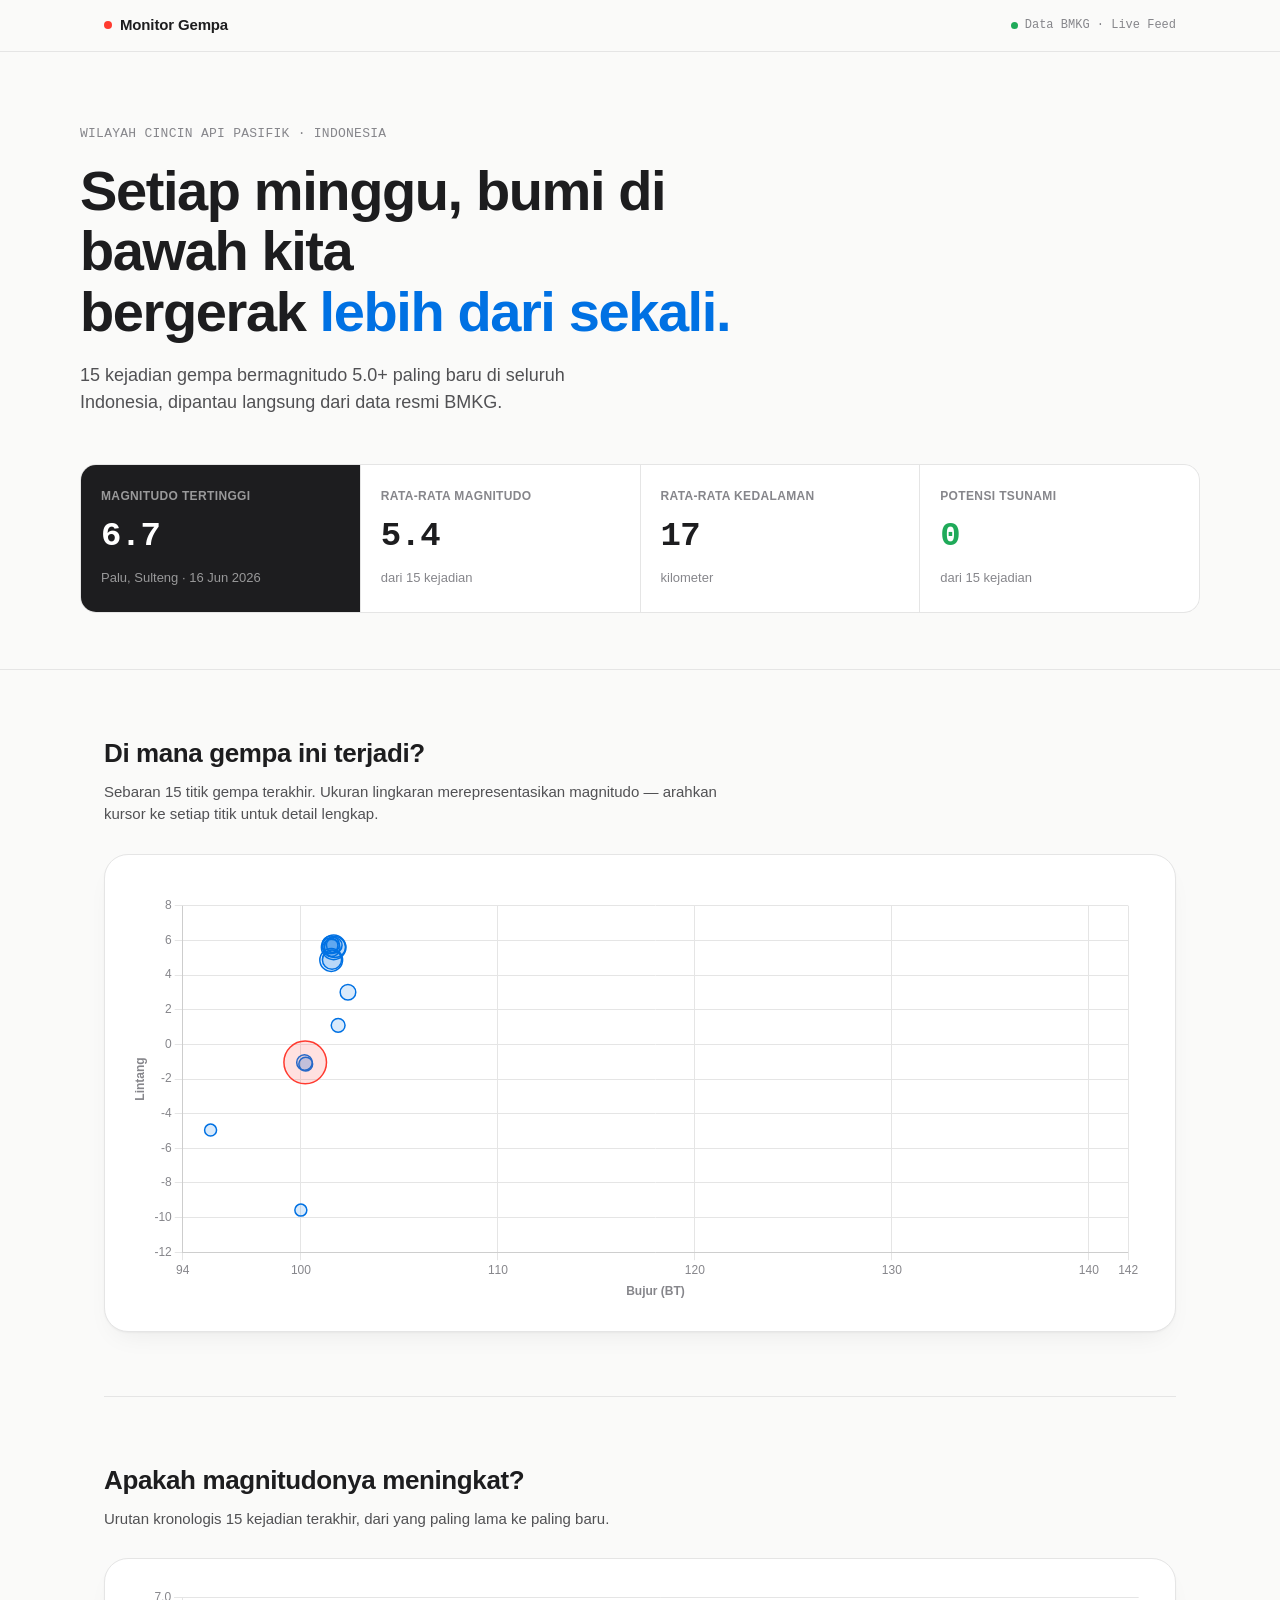
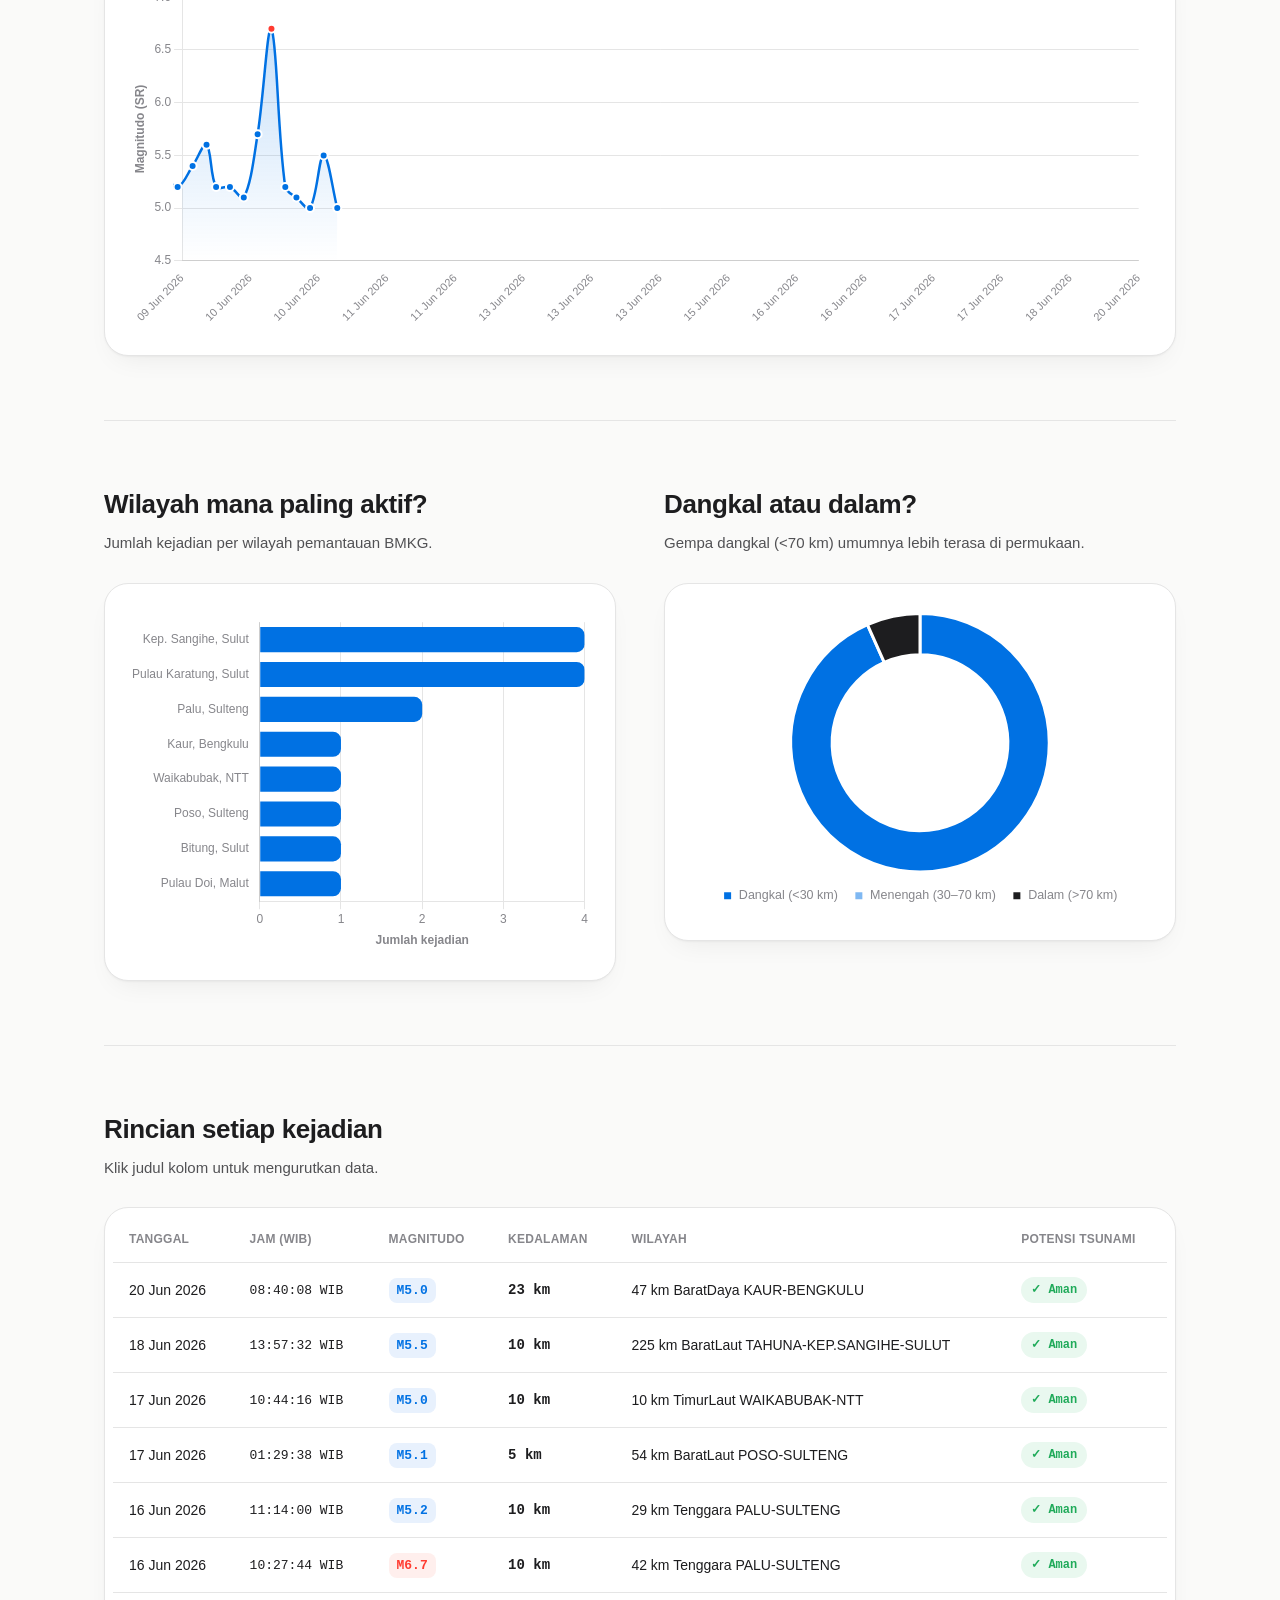
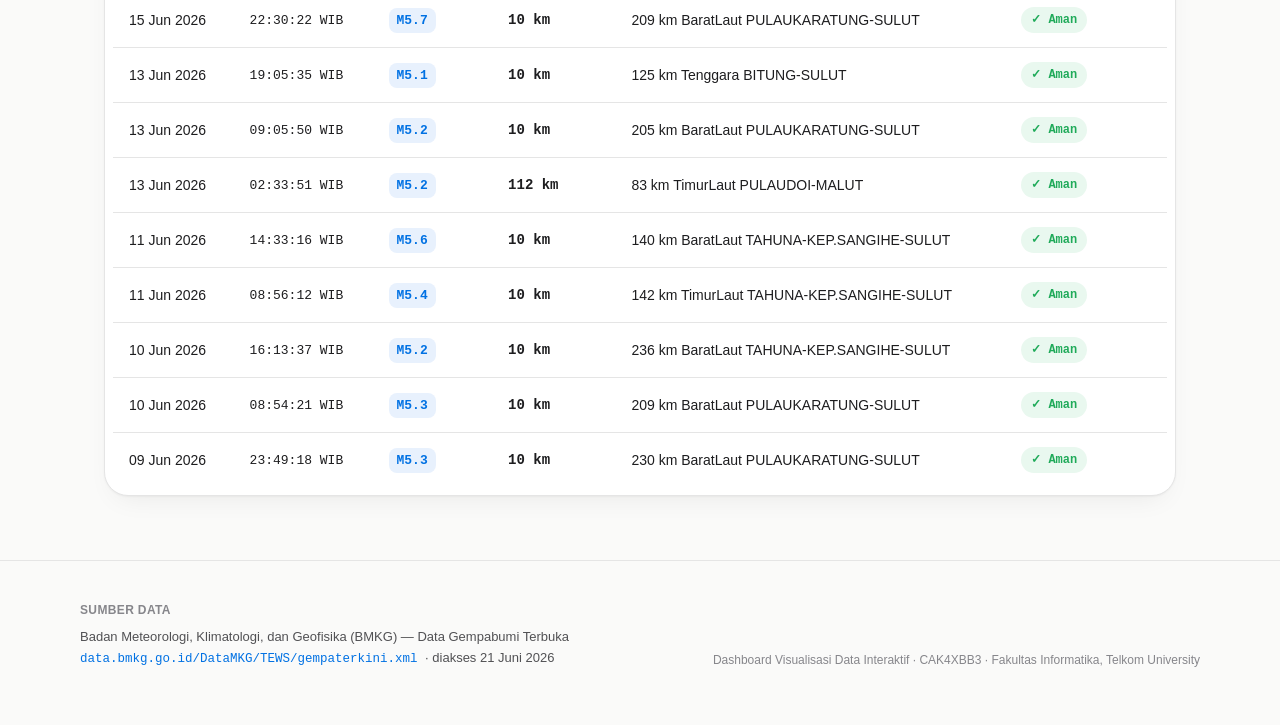
<file: dashboard-gempa/index.html>
<!DOCTYPE html>
<html lang="id">
<head>
<meta charset="UTF-8">
<meta name="viewport" content="width=device-width, initial-scale=1.0">
<title>Monitor Gempa Indonesia — Dashboard Visualisasi Data</title>
<link rel="stylesheet" href="style.css">
</head>
<body>

  <!-- ============ NAVBAR ============ -->
  <nav class="navbar">
    <div class="navbar__inner">
      <div class="navbar__brand">
        <span class="navbar__dot" aria-hidden="true"></span>
        Monitor&nbsp;Gempa
      </div>
      <div class="navbar__status" id="liveStatus">
        <span class="navbar__pulse"></span>
        Data BMKG · Live Feed
      </div>
    </div>
  </nav>

  <!-- ============ HERO ============ -->
  <header class="hero">
    <div class="hero__inner">
      <p class="hero__eyebrow">Wilayah Cincin Api Pasifik &middot; Indonesia</p>
      <h1 class="hero__title">
        Setiap minggu, bumi di bawah&nbsp;kita<br>
        bergerak <span class="hero__title-accent">lebih dari sekali.</span>
      </h1>
      <p class="hero__subtitle">
        15 kejadian gempa bermagnitudo&nbsp;5.0+ paling baru di seluruh Indonesia,
        dipantau langsung dari data resmi BMKG.
      </p>

      <div class="hero__statrow">
        <div class="hero__stat hero__stat--featured">
          <span class="hero__stat-label">Magnitudo Tertinggi</span>
          <span class="hero__stat-value" id="statMaxMag" data-target="6.7">0.0</span>
          <span class="hero__stat-sub" id="statMaxMagLoc">memuat lokasi…</span>
        </div>
        <div class="hero__stat">
          <span class="hero__stat-label">Rata-rata Magnitudo</span>
          <span class="hero__stat-value" id="statAvgMag" data-target="5.3">0.0</span>
          <span class="hero__stat-sub">dari 15 kejadian</span>
        </div>
        <div class="hero__stat">
          <span class="hero__stat-label">Rata-rata Kedalaman</span>
          <span class="hero__stat-value" id="statAvgDepth" data-target="19">0</span>
          <span class="hero__stat-sub">kilometer</span>
        </div>
        <div class="hero__stat">
          <span class="hero__stat-label">Potensi Tsunami</span>
          <span class="hero__stat-value hero__stat-value--safe" id="statTsunami">0</span>
          <span class="hero__stat-sub">dari 15 kejadian</span>
        </div>
      </div>
    </div>
  </header>

  <main class="content">

    <!-- ============ SECTION: PETA SEBARAN ============ -->
    <section class="section">
      <div class="section__head">
        <h2 class="section__title">Di mana gempa ini terjadi?</h2>
        <p class="section__desc">
          Sebaran 15 titik gempa terakhir. Ukuran lingkaran merepresentasikan magnitudo —
          arahkan kursor ke setiap titik untuk detail lengkap.
        </p>
      </div>
      <div class="card card--chart">
        <div class="chart-wrap chart-wrap--scatter">
          <canvas id="scatterChart"></canvas>
        </div>
      </div>
    </section>

    <!-- ============ SECTION: TREN ============ -->
    <section class="section">
      <div class="section__head">
        <h2 class="section__title">Apakah magnitudonya meningkat?</h2>
        <p class="section__desc">
          Urutan kronologis 15 kejadian terakhir, dari yang paling lama ke paling baru.
        </p>
      </div>
      <div class="card card--chart">
        <div class="chart-wrap">
          <canvas id="trendChart"></canvas>
        </div>
      </div>
    </section>

    <!-- ============ SECTION: WILAYAH & KEDALAMAN (grid 2 kolom) ============ -->
    <section class="section">
      <div class="grid-2">
        <div>
          <div class="section__head">
            <h2 class="section__title">Wilayah mana paling aktif?</h2>
            <p class="section__desc">Jumlah kejadian per wilayah pemantauan BMKG.</p>
          </div>
          <div class="card card--chart">
            <div class="chart-wrap">
              <canvas id="regionChart"></canvas>
            </div>
          </div>
        </div>
        <div>
          <div class="section__head">
            <h2 class="section__title">Dangkal atau dalam?</h2>
            <p class="section__desc">Gempa dangkal (&lt;70 km) umumnya lebih terasa di permukaan.</p>
          </div>
          <div class="card card--chart">
            <div class="chart-wrap chart-wrap--doughnut">
              <canvas id="depthChart"></canvas>
            </div>
          </div>
        </div>
      </div>
    </section>

    <!-- ============ SECTION: TABEL DETAIL ============ -->
    <section class="section">
      <div class="section__head">
        <h2 class="section__title">Rincian setiap kejadian</h2>
        <p class="section__desc">Klik judul kolom untuk mengurutkan data.</p>
      </div>
      <div class="card card--table">
        <div class="table-wrap">
          <table id="dataTable">
            <thead>
              <tr>
                <th data-key="tanggal">Tanggal</th>
                <th data-key="jam">Jam (WIB)</th>
                <th data-key="magnitude">Magnitudo</th>
                <th data-key="kedalaman">Kedalaman</th>
                <th data-key="wilayah">Wilayah</th>
                <th data-key="potensi">Potensi Tsunami</th>
              </tr>
            </thead>
            <tbody id="dataTableBody"></tbody>
          </table>
        </div>
      </div>
    </section>

  </main>

  <!-- ============ FOOTER ============ -->
  <footer class="footer">
    <div class="footer__inner">
      <div class="footer__source">
        <p class="footer__source-title">Sumber Data</p>
        <p class="footer__source-text">
          Badan Meteorologi, Klimatologi, dan Geofisika (BMKG) — Data Gempabumi Terbuka<br>
          <a href="https://data.bmkg.go.id/DataMKG/TEWS/gempaterkini.xml" target="_blank" rel="noopener">
            data.bmkg.go.id/DataMKG/TEWS/gempaterkini.xml
          </a>
          &middot; diakses 21 Juni 2026
        </p>
      </div>
      <div class="footer__meta">
        Dashboard Visualisasi Data Interaktif &middot; CAK4XBB3 &middot; Fakultas Informatika, Telkom University
      </div>
    </div>
  </footer>

  <script src="chart.umd.min.js"></script>
  <script src="data.js"></script>
  <script src="app.js"></script>
</body>
</html>
</file>
<file: dashboard-gempa/style.css>
/* =========================================================
   DESIGN TOKENS
   ========================================================= */
:root {
  --bg: #FAFAF9;
  --surface: #FFFFFF;
  --ink: #1D1D1F;
  --ink-soft: #515154;
  --ink-faint: #86868B;
  --line: #E5E5E5;
  --accent: #0071E3;
  --accent-soft: #E8F1FD;
  --alert: #FF3B30;
  --alert-soft: #FFEFED;
  --safe: #1FAA59;
  --safe-soft: #E9F8EF;

  --font-display: -apple-system, BlinkMacSystemFont, "Segoe UI", "Inter", Roboto, Helvetica, Arial, sans-serif;
  --font-mono: ui-monospace, "SF Mono", "Cascadia Code", "JetBrains Mono", Menlo, Consolas, monospace;

  --radius-lg: 24px;
  --radius-md: 16px;
  --radius-sm: 10px;

  --shadow-card: 0 1px 2px rgba(0,0,0,0.04), 0 12px 28px -12px rgba(0,0,0,0.08);
  --max-width: 1120px;
}

@media (prefers-reduced-motion: reduce) {
  * { animation-duration: 0.001ms !important; animation-iteration-count: 1 !important; transition-duration: 0.001ms !important; }
}

* { box-sizing: border-box; }
html { scroll-behavior: smooth; }

body {
  margin: 0;
  background: var(--bg);
  color: var(--ink);
  font-family: var(--font-display);
  -webkit-font-smoothing: antialiased;
  line-height: 1.5;
}

a { color: var(--accent); text-decoration: none; }
a:hover { text-decoration: underline; }

:focus-visible {
  outline: 2px solid var(--accent);
  outline-offset: 3px;
  border-radius: 4px;
}

/* =========================================================
   NAVBAR
   ========================================================= */
.navbar {
  position: sticky;
  top: 0;
  z-index: 50;
  background: rgba(250, 250, 249, 0.8);
  backdrop-filter: blur(20px) saturate(180%);
  -webkit-backdrop-filter: blur(20px) saturate(180%);
  border-bottom: 1px solid var(--line);
}

.navbar__inner {
  max-width: var(--max-width);
  margin: 0 auto;
  padding: 14px 24px;
  display: flex;
  align-items: center;
  justify-content: space-between;
}

.navbar__brand {
  font-weight: 700;
  font-size: 15px;
  letter-spacing: -0.01em;
  display: flex;
  align-items: center;
  gap: 8px;
}

.navbar__dot {
  width: 8px;
  height: 8px;
  border-radius: 50%;
  background: var(--alert);
  display: inline-block;
}

.navbar__status {
  font-size: 12px;
  font-family: var(--font-mono);
  color: var(--ink-faint);
  display: flex;
  align-items: center;
  gap: 7px;
}

.navbar__pulse {
  width: 7px;
  height: 7px;
  border-radius: 50%;
  background: var(--safe);
  box-shadow: 0 0 0 0 rgba(31,170,89,0.5);
  animation: pulse 2s infinite;
}

@keyframes pulse {
  0%   { box-shadow: 0 0 0 0 rgba(31,170,89,0.45); }
  70%  { box-shadow: 0 0 0 6px rgba(31,170,89,0); }
  100% { box-shadow: 0 0 0 0 rgba(31,170,89,0); }
}

/* =========================================================
   HERO
   ========================================================= */
.hero {
  padding: 72px 24px 56px;
  border-bottom: 1px solid var(--line);
}

.hero__inner {
  max-width: var(--max-width);
  margin: 0 auto;
}

.hero__eyebrow {
  font-family: var(--font-mono);
  font-size: 13px;
  letter-spacing: 0.02em;
  color: var(--ink-faint);
  margin: 0 0 18px;
  text-transform: uppercase;
  opacity: 0;
  animation: fadeUp 0.6s ease forwards;
}

.hero__title {
  font-size: clamp(34px, 5vw, 56px);
  font-weight: 800;
  letter-spacing: -0.025em;
  line-height: 1.08;
  margin: 0 0 20px;
  max-width: 820px;
  opacity: 0;
  animation: fadeUp 0.7s ease 0.08s forwards;
}

.hero__title-accent { color: var(--accent); }

.hero__subtitle {
  font-size: 18px;
  color: var(--ink-soft);
  max-width: 560px;
  margin: 0 0 48px;
  opacity: 0;
  animation: fadeUp 0.7s ease 0.16s forwards;
}

@keyframes fadeUp {
  from { opacity: 0; transform: translateY(14px); }
  to   { opacity: 1; transform: translateY(0); }
}

.hero__statrow {
  display: grid;
  grid-template-columns: repeat(4, 1fr);
  gap: 1px;
  background: var(--line);
  border: 1px solid var(--line);
  border-radius: var(--radius-md);
  overflow: hidden;
}

.hero__stat {
  background: var(--surface);
  padding: 22px 20px 24px;
  display: flex;
  flex-direction: column;
  gap: 6px;
  opacity: 0;
  animation: fadeUp 0.6s ease 0.3s forwards;
}

.hero__stat--featured { background: var(--ink); }
.hero__stat--featured .hero__stat-label,
.hero__stat--featured .hero__stat-sub { color: rgba(255,255,255,0.55); }
.hero__stat--featured .hero__stat-value { color: #fff; }

.hero__stat-label {
  font-size: 12px;
  font-weight: 600;
  color: var(--ink-faint);
  text-transform: uppercase;
  letter-spacing: 0.03em;
}

.hero__stat-value {
  font-family: var(--font-mono);
  font-size: 34px;
  font-weight: 600;
  letter-spacing: -0.02em;
  color: var(--ink);
}

.hero__stat-value--safe { color: var(--safe); }

.hero__stat-sub {
  font-size: 13px;
  color: var(--ink-faint);
}

/* =========================================================
   CONTENT / SECTIONS
   ========================================================= */
.content {
  max-width: var(--max-width);
  margin: 0 auto;
  padding: 0 24px;
}

.section {
  padding: 64px 0;
  border-bottom: 1px solid var(--line);
}

.section:last-child { border-bottom: none; }

.section__head { margin-bottom: 28px; max-width: 640px; }

.section__title {
  font-size: 26px;
  font-weight: 700;
  letter-spacing: -0.015em;
  margin: 0 0 8px;
}

.section__desc {
  font-size: 15px;
  color: var(--ink-soft);
  margin: 0;
}

.grid-2 {
  display: grid;
  grid-template-columns: 1fr 1fr;
  gap: 48px;
}

/* =========================================================
   CARDS
   ========================================================= */
.card {
  background: var(--surface);
  border: 1px solid var(--line);
  border-radius: var(--radius-lg);
  box-shadow: var(--shadow-card);
}

.card--chart { padding: 28px 24px; }

.chart-wrap { position: relative; height: 340px; }
.chart-wrap--scatter { height: 420px; }
.chart-wrap--doughnut { height: 300px; }

.card--table { padding: 8px; overflow: hidden; }

/* =========================================================
   TABLE
   ========================================================= */
.table-wrap { overflow-x: auto; }

table {
  width: 100%;
  border-collapse: collapse;
  font-size: 14px;
  min-width: 640px;
}

thead th {
  text-align: left;
  font-size: 12px;
  font-weight: 600;
  color: var(--ink-faint);
  text-transform: uppercase;
  letter-spacing: 0.02em;
  padding: 14px 16px;
  cursor: pointer;
  user-select: none;
  white-space: nowrap;
  border-bottom: 1px solid var(--line);
}

thead th:hover { color: var(--accent); }

thead th[aria-sort="ascending"]::after { content: " ↑"; }
thead th[aria-sort="descending"]::after { content: " ↓"; }

tbody td {
  padding: 14px 16px;
  border-bottom: 1px solid var(--line);
  white-space: nowrap;
}

tbody tr:last-child td { border-bottom: none; }
tbody tr:hover { background: var(--bg); }

td.cell-mag { font-family: var(--font-mono); font-weight: 600; }

.badge {
  display: inline-flex;
  align-items: center;
  gap: 6px;
  padding: 4px 10px;
  border-radius: 100px;
  font-size: 12px;
  font-weight: 600;
  font-family: var(--font-mono);
}

.badge--safe { background: var(--safe-soft); color: var(--safe); }
.badge--alert { background: var(--alert-soft); color: var(--alert); }

.mag-pill {
  display: inline-flex;
  align-items: center;
  justify-content: center;
  min-width: 44px;
  padding: 3px 8px;
  border-radius: 8px;
  font-family: var(--font-mono);
  font-weight: 700;
  font-size: 13px;
  background: var(--accent-soft);
  color: var(--accent);
}

.mag-pill--high { background: var(--alert-soft); color: var(--alert); }

/* =========================================================
   FOOTER
   ========================================================= */
.footer {
  border-top: 1px solid var(--line);
  padding: 40px 24px 56px;
}

.footer__inner {
  max-width: var(--max-width);
  margin: 0 auto;
  display: flex;
  justify-content: space-between;
  align-items: flex-end;
  gap: 24px;
  flex-wrap: wrap;
}

.footer__source-title {
  font-size: 12px;
  font-weight: 600;
  text-transform: uppercase;
  letter-spacing: 0.03em;
  color: var(--ink-faint);
  margin: 0 0 8px;
}

.footer__source-text {
  font-size: 13px;
  color: var(--ink-soft);
  margin: 0;
  line-height: 1.6;
}

.footer__source-text a { font-family: var(--font-mono); font-size: 12.5px; }

.footer__meta {
  font-size: 12px;
  color: var(--ink-faint);
  white-space: nowrap;
}

/* =========================================================
   RESPONSIVE
   ========================================================= */
@media (max-width: 860px) {
  .grid-2 { grid-template-columns: 1fr; gap: 40px; }
  .hero__statrow { grid-template-columns: repeat(2, 1fr); }
  .hero { padding: 56px 20px 40px; }
  .section { padding: 48px 0; }
}

@media (max-width: 520px) {
  .hero__statrow { grid-template-columns: 1fr 1fr; }
  .hero__stat-value { font-size: 28px; }
  .footer__inner { flex-direction: column; align-items: flex-start; }
}
</file>
